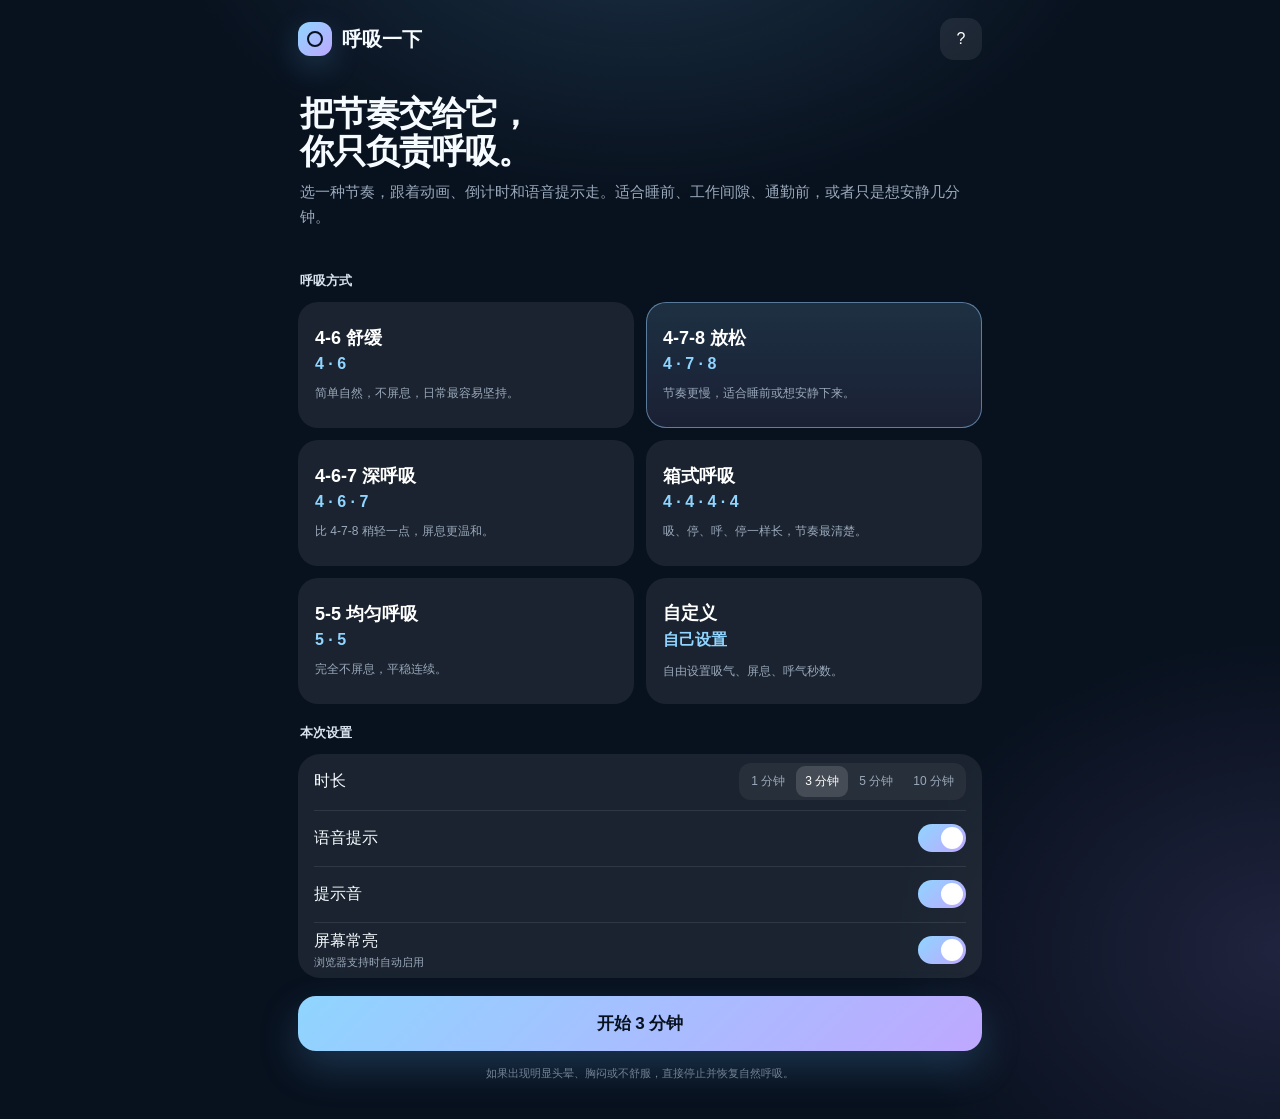
<file: public/breathe/index.html>
<!doctype html>
<html lang="zh-CN">
<head>
<meta charset="utf-8">
<meta name="viewport" content="width=device-width,initial-scale=1,viewport-fit=cover,user-scalable=no">
<meta name="theme-color" content="#08111e">
<meta name="apple-mobile-web-app-capable" content="yes">
<meta name="apple-mobile-web-app-status-bar-style" content="black-translucent">
<meta name="apple-mobile-web-app-title" content="呼吸一下">
<title>呼吸一下</title>
<style>
:root{--bg:#08111e;--card:rgba(255,255,255,.075);--line:rgba(255,255,255,.09);--text:#f6fbff;--muted:#9aa9bb;--a:#8fd5ff;--b:#bea8ff}
*{box-sizing:border-box;-webkit-tap-highlight-color:transparent}html,body{margin:0;background:var(--bg);color:var(--text);font-family:-apple-system,BlinkMacSystemFont,"SF Pro Display","PingFang SC",sans-serif}body{min-height:100dvh;background:radial-gradient(800px 520px at 50% -10%,rgba(120,200,255,.18),transparent 60%),radial-gradient(650px 520px at 100% 85%,rgba(177,145,255,.14),transparent 60%),#08111e}.app{max-width:720px;margin:auto;min-height:100dvh;padding:calc(18px + env(safe-area-inset-top)) 18px calc(24px + env(safe-area-inset-bottom))}button,input{font:inherit}.top{display:flex;justify-content:space-between;align-items:center}.brand{font-weight:800;font-size:20px;display:flex;gap:10px;align-items:center}.logo{width:34px;height:34px;border-radius:12px;background:linear-gradient(135deg,var(--a),var(--b));box-shadow:0 10px 30px rgba(100,180,255,.22);position:relative}.logo:after{content:"";position:absolute;inset:9px;border:2px solid #08111e;border-radius:50%}.help,.mini{border:0;background:var(--card);color:white;border-radius:14px}.help{width:42px;height:42px}.hero{padding:34px 2px 22px}.hero h1{margin:0 0 10px;font-size:34px;line-height:1.12;letter-spacing:-1px}.hero p{margin:0;color:var(--muted);line-height:1.65;font-size:15px}.title{font-size:13px;color:#d9e3ef;font-weight:700;margin:20px 2px 12px}.methods{display:grid;grid-template-columns:1fr 1fr;gap:12px}.method{border:1px solid transparent;background:var(--card);color:white;text-align:left;padding:16px;border-radius:20px;min-height:126px}.method.active{border-color:rgba(153,210,255,.5);background:linear-gradient(180deg,rgba(143,213,255,.16),rgba(190,168,255,.10))}.method b{font-size:18px}.pattern{color:var(--a);font-weight:800;margin-top:5px}.desc{font-size:12px;line-height:1.45;color:var(--muted);margin-top:12px}.panel{background:var(--card);border-radius:22px;padding:0 16px}.row{min-height:56px;display:flex;justify-content:space-between;align-items:center;gap:14px}.row+.row{border-top:1px solid var(--line)}.seg{display:flex;gap:2px;background:rgba(255,255,255,.055);padding:3px;border-radius:12px}.seg button{border:0;background:transparent;color:var(--muted);padding:7px 9px;border-radius:9px;font-size:12px}.seg button.on{background:rgba(255,255,255,.14);color:white}.toggle{width:48px;height:28px;border:0;border-radius:999px;padding:3px;background:rgba(255,255,255,.14)}.toggle span{display:block;width:22px;height:22px;background:white;border-radius:50%;transition:.2s}.toggle.on{background:linear-gradient(135deg,var(--a),var(--b))}.toggle.on span{transform:translateX(20px)}.primary{width:100%;border:0;border-radius:18px;padding:16px;margin-top:18px;background:linear-gradient(135deg,var(--a),var(--b));color:#08111e;font-size:17px;font-weight:850;box-shadow:0 16px 40px rgba(100,180,255,.22)}.note{text-align:center;color:#738195;font-size:11px;line-height:1.5;margin:14px 10px}.screen{display:none}.screen.on{display:block}.session{min-height:calc(100dvh - env(safe-area-inset-top) - env(safe-area-inset-bottom) - 40px);display:flex;flex-direction:column}.sessionHead{display:flex;justify-content:space-between;align-items:center}.sessionHead span{font-size:13px;color:#dbe6f2}.stage{flex:1;display:flex;flex-direction:column;justify-content:center;align-items:center}.orbWrap{width:min(72vw,360px);aspect-ratio:1;position:relative;display:grid;place-items:center}.ring{position:absolute;inset:0;border-radius:50%;background:conic-gradient(var(--a) var(--p,0deg),rgba(255,255,255,.07) 0);-webkit-mask:radial-gradient(farthest-side,transparent calc(100% - 6px),#000 calc(100% - 5px));mask:radial-gradient(farthest-side,transparent calc(100% - 6px),#000 calc(100% - 5px))}.orb{width:42%;aspect-ratio:1;border-radius:50%;background:radial-gradient(circle at 35% 30%,#fff,rgba(150,218,255,.95) 20%,rgba(142,185,255,.72) 47%,rgba(145,111,255,.36) 72%,rgba(130,100,255,.08));box-shadow:0 0 60px rgba(130,195,255,.42),0 0 120px rgba(140,110,255,.18);transition:transform 1s linear}.phase{text-align:center;margin-top:18px}.phaseMain{font-size:36px;font-weight:850;letter-spacing:-1px}.phaseSub{color:var(--muted);margin-top:8px}.count{font-size:68px;font-weight:300;line-height:1;margin-top:14px}.meta{display:flex;gap:18px;justify-content:center;color:#8290a2;font-size:12px;margin-top:20px}.controls{display:grid;grid-template-columns:1fr 1.3fr 1fr;gap:10px}.mini{height:54px;font-weight:700}.mini.main{background:rgba(255,255,255,.15)}.complete{min-height:calc(100dvh - 50px);display:flex;flex-direction:column;justify-content:center;text-align:center}.check{width:86px;height:86px;border-radius:30px;margin:0 auto 20px;background:linear-gradient(135deg,#a8f0d4,var(--a));display:grid;place-items:center;color:#08111e;font-size:42px;font-weight:900}.complete h2{font-size:30px;margin:0 0 10px}.summary{color:var(--muted)}.custom{display:none;grid-column:1/-1;background:var(--card);border-radius:20px;padding:14px}.custom.on{display:grid;grid-template-columns:repeat(3,1fr);gap:10px}.num{background:rgba(255,255,255,.055);padding:10px;border-radius:14px;text-align:center}.num label{display:block;color:var(--muted);font-size:11px}.num input{width:100%;border:0;outline:0;background:transparent;color:white;text-align:center;font-size:20px;margin-top:4px}.modal{position:fixed;inset:0;display:none;align-items:flex-end;background:rgba(0,0,0,.42);backdrop-filter:blur(8px);z-index:5}.modal.on{display:flex}.sheet{width:100%;max-width:720px;margin:auto;background:#0d1827;border-radius:28px 28px 0 0;padding:22px 20px calc(24px + env(safe-area-inset-bottom))}.sheet h3{margin:0 0 8px}.sheet p{color:var(--muted);line-height:1.65;font-size:14px}.sheet button{width:100%;height:48px;border:0;border-radius:15px;background:rgba(255,255,255,.1);color:white;font-weight:700}@media(max-width:410px){.methods{grid-template-columns:1fr}.method{min-height:auto}.hero h1{font-size:31px}}
</style>
</head>
<body>
<div class="app">
<section id="home" class="screen on">
<div class="top"><div class="brand"><div class="logo"></div>呼吸一下</div><button class="help" id="help">?</button></div>
<div class="hero"><h1>把节奏交给它，<br>你只负责呼吸。</h1><p>选一种节奏，跟着动画、倒计时和语音提示走。适合睡前、工作间隙、通勤前，或者只是想安静几分钟。</p></div>
<div class="title">呼吸方式</div><div class="methods" id="methods"></div>
<div class="custom" id="customBox"><div class="num"><label>吸气</label><input id="cin" type="number" min="1" max="30" value="4"></div><div class="num"><label>屏息</label><input id="chold" type="number" min="0" max="30" value="4"></div><div class="num"><label>呼气</label><input id="cout" type="number" min="1" max="30" value="6"></div></div>
<div class="title">本次设置</div>
<div class="panel">
<div class="row"><span>时长</span><div class="seg" id="dur"><button data-v="1">1 分钟</button><button class="on" data-v="3">3 分钟</button><button data-v="5">5 分钟</button><button data-v="10">10 分钟</button></div></div>
<div class="row"><span>语音提示</span><button class="toggle on" id="voice"><span></span></button></div>
<div class="row"><span>提示音</span><button class="toggle on" id="sound"><span></span></button></div>
<div class="row"><div><div>屏幕常亮</div><div style="font-size:11px;color:var(--muted);margin-top:3px">浏览器支持时自动启用</div></div><button class="toggle on" id="wake"><span></span></button></div>
</div>
<button class="primary" id="start">开始 3 分钟</button><div class="note">如果出现明显头晕、胸闷或不舒服，直接停止并恢复自然呼吸。</div>
</section>
<section id="session" class="screen"><div class="session"><div class="sessionHead"><button class="help" id="exit">×</button><span id="sName">4-7-8 放松</span><span id="remain">03:00</span></div><div class="stage"><div class="orbWrap"><div class="ring" id="ring"></div><div class="orb" id="orb"></div></div><div class="phase"><div class="phaseMain" id="phaseMain">准备</div><div class="phaseSub" id="phaseSub">放松肩膀，轻轻呼吸</div><div class="count" id="count">3</div><div class="meta"><span id="cycle">第 1 轮</span><span id="pat">4 · 7 · 8</span></div></div></div><div class="controls"><button class="mini" id="quickSound">声音</button><button class="mini main" id="pause">暂停</button><button class="mini" id="skip">跳过</button></div></div></section>
<section id="done" class="screen"><div class="complete"><div class="check">✓</div><h2>完成了</h2><div class="summary" id="summary"></div><button class="primary" id="again">再来一次</button><button class="mini" style="margin-top:12px" id="back">返回首页</button></div></section>
</div>
<div class="modal" id="modal"><div class="sheet"><h3>怎么用</h3><p><b>吸气</b>时圆球慢慢变大；<b>屏息</b>时保持；<b>呼气</b>时慢慢缩小。4-6 和 5-5 最轻松，4-7-8 节奏更慢，箱式呼吸更适合重新集中注意力。</p><p>iPhone：用 Safari 打开这个网页 → 分享 → 添加到主屏幕。之后会像 App 一样独立打开。</p><button id="close">知道了</button></div></div>
<script>
(()=>{
const M=[{id:'46',name:'4-6 舒缓',show:'4 · 6',p:[['in',4],['out',6]],d:'简单自然，不屏息，日常最容易坚持。'},{id:'478',name:'4-7-8 放松',show:'4 · 7 · 8',p:[['in',4],['hold',7],['out',8]],d:'节奏更慢，适合睡前或想安静下来。'},{id:'467',name:'4-6-7 深呼吸',show:'4 · 6 · 7',p:[['in',4],['hold',6],['out',7]],d:'比 4-7-8 稍轻一点，屏息更温和。'},{id:'box',name:'箱式呼吸',show:'4 · 4 · 4 · 4',p:[['in',4],['hold',4],['out',4],['hold',4]],d:'吸、停、呼、停一样长，节奏最清楚。'},{id:'55',name:'5-5 均匀呼吸',show:'5 · 5',p:[['in',5],['out',5]],d:'完全不屏息，平稳连续。'},{id:'custom',name:'自定义',show:'自己设置',p:[],d:'自由设置吸气、屏息、呼气秒数。'}];
const $=s=>document.querySelector(s),$$=s=>[...document.querySelectorAll(s)];
let sel=localStorage.sel||'478',mins=+(localStorage.mins||3),voice=localStorage.voice!=='0',sound=localStorage.sound!=='0',wake=localStorage.wake!=='0',custom=JSON.parse(localStorage.custom||'{"i":4,"h":4,"o":6}'),timer,prep,started=0,phaseStart=0,idx=0,round=1,paused=false,pauseAt=0,pausedTotal=0,ended=false,wlock=null,ac=null;
function cur(){let m=JSON.parse(JSON.stringify(M.find(x=>x.id===sel)));if(sel==='custom'){custom={i:+$('#cin').value||4,h:+$('#chold').value||0,o:+$('#cout').value||6};localStorage.custom=JSON.stringify(custom);m.p=[['in',custom.i],['hold',custom.h],['out',custom.o]].filter(x=>x[1]>0);m.show=[custom.i,custom.h,custom.o].join(' · ')}return m}
function render(){$('#methods').innerHTML='';M.forEach(m=>{let b=document.createElement('button');b.className='method '+(m.id===sel?'active':'');b.innerHTML='<b>'+m.name+'</b><div class="pattern">'+m.show+'</div><div class="desc">'+m.d+'</div>';b.onclick=()=>{sel=m.id;localStorage.sel=sel;render()};$('#methods').appendChild(b)});$('#customBox').classList.toggle('on',sel==='custom');$('#cin').value=custom.i;$('#chold').value=custom.h;$('#cout').value=custom.o}
function prefs(){$$('#dur button').forEach(b=>b.classList.toggle('on',+b.dataset.v===mins));$('#voice').classList.toggle('on',voice);$('#sound').classList.toggle('on',sound);$('#wake').classList.toggle('on',wake);$('#start').textContent='开始 '+mins+' 分钟'}
function toggle(k){if(k==='voice'){voice=!voice;localStorage.voice=voice?'1':'0'}if(k==='sound'){sound=!sound;localStorage.sound=sound?'1':'0'}if(k==='wake'){wake=!wake;localStorage.wake=wake?'1':'0'}prefs()}
function show(id){$$('.screen').forEach(x=>x.classList.remove('on'));$('#'+id).classList.add('on')}
function say(t){if(!voice||!window.speechSynthesis)return;try{speechSynthesis.cancel();let u=new SpeechSynthesisUtterance(t);u.lang='zh-CN';u.rate=.88;u.pitch=.95;u.volume=.85;speechSynthesis.speak(u)}catch(e){}}
function beep(f=540){if(!sound)return;try{ac=ac||new (window.AudioContext||window.webkitAudioContext)();let o=ac.createOscillator(),g=ac.createGain();o.frequency.value=f;g.gain.value=.035;o.connect(g);g.connect(ac.destination);o.start();g.gain.exponentialRampToValueAtTime(.001,ac.currentTime+.08);o.stop(ac.currentTime+.09)}catch(e){}}
async function getWake(){if(wake&&'wakeLock'in navigator)try{wlock=await navigator.wakeLock.request('screen')}catch(e){}}
async function relWake(){try{if(wlock)await wlock.release()}catch(e){}wlock=null}
function label(t){return t==='in'?['吸气','慢慢吸进来']:t==='out'?['呼气','慢慢呼出去']:['屏住呼吸','保持放松，不要用力']}
function orb(t,d){let o=$('#orb');o.style.transitionDuration=d+'s';requestAnimationFrame(()=>{if(t==='in')o.style.transform='scale(2.18)';if(t==='out')o.style.transform='scale(1)'})}
function enter(n){let m=cur();if(n>=m.p.length)round++;idx=n%m.p.length;let t=m.p[idx][0],d=m.p[idx][1];phaseStart=performance.now();let L=label(t);$('#phaseMain').textContent=L[0];$('#phaseSub').textContent=L[1];$('#cycle').textContent='第 '+round+' 轮';$('#pat').textContent=m.show;orb(t,d);beep(t==='in'?620:t==='out'?430:520);say(L[0])}
function elapsed(){let now=paused?pauseAt:performance.now();return started?Math.max(0,(now-started-pausedTotal)/1000):0}
function fmt(s){s=Math.max(0,Math.ceil(s));return String(Math.floor(s/60)).padStart(2,'0')+':'+String(s%60).padStart(2,'0')}
function tick(){if(paused||ended||!started)return;let total=mins*60,e=elapsed(),left=total-e;$('#remain').textContent=fmt(left);$('#ring').style.setProperty('--p',(Math.min(1,e/total)*360)+'deg');if(left<=0){finish();return}let d=cur().p[idx][1],pe=(performance.now()-phaseStart)/1000;$('#count').textContent=Math.max(1,Math.ceil(d-pe));if(pe>=d)enter(idx+1)}
function start(){ended=false;paused=false;pausedTotal=0;round=1;idx=0;started=0;let m=cur();$('#sName').textContent=m.name;$('#pat').textContent=m.show;$('#remain').textContent=fmt(mins*60);$('#ring').style.setProperty('--p','0deg');$('#orb').style.transform='scale(1)';$('#pause').textContent='暂停';show('session');getWake();let n=3;$('#phaseMain').textContent='准备';$('#phaseSub').textContent='放松肩膀，轻轻呼吸';$('#count').textContent=n;clearInterval(prep);prep=setInterval(()=>{n--;if(n>0){$('#count').textContent=n;beep(650)}else{clearInterval(prep);started=performance.now();enter(0);clearInterval(timer);timer=setInterval(tick,100)}},700)}
function doPause(){if(!started)return;if(!paused){paused=true;pauseAt=performance.now();$('#pause').textContent='继续';if(window.speechSynthesis)speechSynthesis.cancel();$('#phaseSub').textContent='已暂停'}else{paused=false;let gap=performance.now()-pauseAt;pausedTotal+=gap;phaseStart+=gap;$('#pause').textContent='暂停';let p=cur().p[idx],used=(performance.now()-phaseStart)/1000;$('#phaseSub').textContent=label(p[0])[1];orb(p[0],Math.max(.1,p[1]-used))}}
function stop(home=true){ended=true;clearInterval(timer);clearInterval(prep);if(window.speechSynthesis)speechSynthesis.cancel();relWake();if(home)show('home')}
function finish(){stop(false);let m=cur();$('#summary').textContent=mins+' 分钟 · '+m.name+' · '+Math.max(1,round)+' 轮';beep(760);setTimeout(()=>beep(880),160);show('done')}
render();prefs();$$('#dur button').forEach(b=>b.onclick=()=>{mins=+b.dataset.v;localStorage.mins=mins;prefs()});$('#voice').onclick=()=>toggle('voice');$('#sound').onclick=()=>toggle('sound');$('#wake').onclick=()=>toggle('wake');$('#start').onclick=start;$('#exit').onclick=()=>stop(true);$('#pause').onclick=doPause;$('#skip').onclick=()=>{if(started&&!paused)enter(idx+1)};$('#quickSound').onclick=()=>{sound=!sound;localStorage.sound=sound?'1':'0';$('#quickSound').textContent=sound?'声音':'静音';prefs()};$('#again').onclick=start;$('#back').onclick=()=>show('home');$('#help').onclick=()=>$('#modal').classList.add('on');$('#close').onclick=()=>$('#modal').classList.remove('on');$('#modal').onclick=e=>{if(e.target===$('#modal'))$('#modal').classList.remove('on')};document.addEventListener('visibilitychange',()=>{if(document.visibilityState==='visible'&&!ended)getWake()});
})();
</script>
</body>
</html>
</file>
